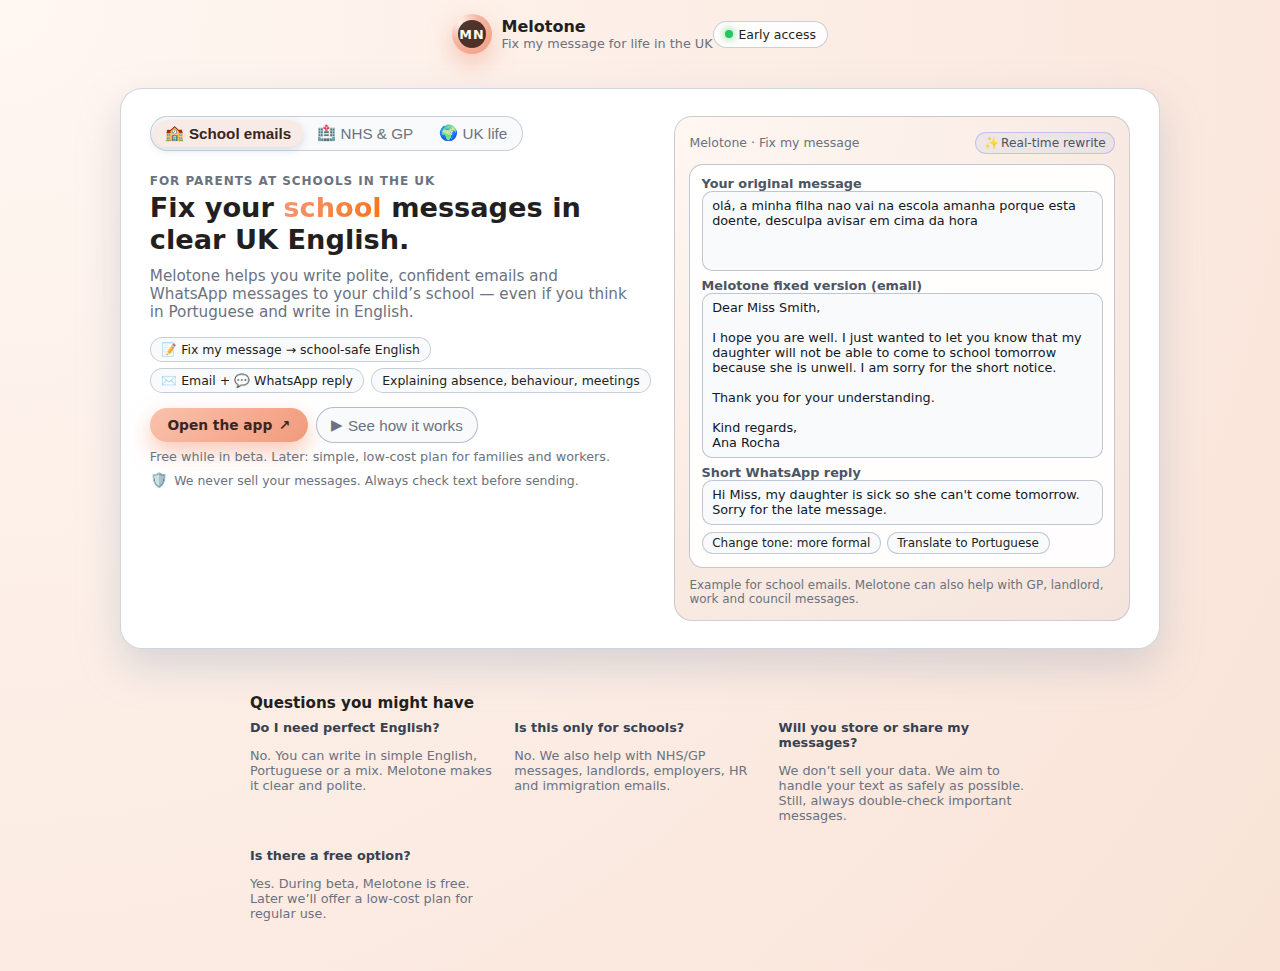
<file: landing.html>
<!DOCTYPE html>
<html lang="en">
<head>
  <meta charset="UTF-8" />
  <title>Melotone – Fix My Message</title>
  <meta name="viewport" content="width=device-width, initial-scale=1" />

  <style>
    :root {
      --bg-from: #fff7f2;
      --bg-to: #f9e3d7;
      --card-bg: #ffffff;
      --accent: #f29a7b;
      --accent-strong: #e67855;
      --accent-soft: rgba(242, 154, 123, 0.14);
      --text-main: #231f20;
      --text-muted: #6b7280;
      --border-soft: rgba(148, 163, 184, 0.45);
      --shadow-soft: 0 18px 40px rgba(148, 163, 184, 0.35);
      --purple: #6c63ff;
    }

    * {
      box-sizing: border-box;
    }

    body {
      margin: 0;
      font-family: system-ui, -apple-system, BlinkMacSystemFont, "Segoe UI", sans-serif;
      background: radial-gradient(circle at top left, var(--bg-from), var(--bg-to));
      color: var(--text-main);
      -webkit-font-smoothing: antialiased;
    }

    a {
      color: inherit;
      text-decoration: none;
    }

    .page {
      min-height: 100vh;
      display: flex;
      flex-direction: column;
    }

    /* Top bar */

    .nav {
      max-width: 1040px;
      margin: 0 auto;
      padding: 0.9rem 1.1rem;
      display: flex;
      align-items: center;
      justify-content: space-between;
    }

    .nav-left {
      display: flex;
      align-items: center;
      gap: 0.6rem;
    }

    .logo-badge {
      width: 40px;
      height: 40px;
      border-radius: 999px;
      background: radial-gradient(circle at 20% 20%, #fff3eb 0, #f5b7a6 40%, #f29a7b 100%);
      display: flex;
      align-items: center;
      justify-content: center;
      box-shadow: 0 10px 24px rgba(242, 154, 123, 0.5);
      flex-shrink: 0;
    }

    .logo-inner {
      width: 28px;
      height: 28px;
      border-radius: 999px;
      background: rgba(60, 35, 25, 0.9);
      display: flex;
      align-items: center;
      justify-content: center;
      color: #fff9f6;
      font-size: 0.8rem;
      font-weight: 700;
      letter-spacing: 0.08em;
      text-transform: uppercase;
    }

    .nav-title {
      font-size: 1rem;
      font-weight: 600;
    }

    .nav-sub {
      font-size: 0.8rem;
      color: var(--text-muted);
    }

    .nav-right {
      display: flex;
      align-items: center;
      gap: 0.4rem;
    }

    .nav-pill {
      font-size: 0.78rem;
      padding: 0.3rem 0.7rem;
      border-radius: 999px;
      background: rgba(255, 255, 255, 0.85);
      border: 1px solid rgba(148, 163, 184, 0.5);
      display: flex;
      align-items: center;
      gap: 0.35rem;
    }

    .nav-dot {
      width: 8px;
      height: 8px;
      border-radius: 999px;
      background: #22c55e;
      box-shadow: 0 0 8px rgba(34, 197, 94, 0.9);
    }

    /* Main card */

    .main {
      flex: 1;
      display: flex;
      align-items: center;
      justify-content: center;
      padding: 1.2rem 1.1rem 2rem;
    }

    .card {
      width: 100%;
      max-width: 1040px;
      background: var(--card-bg);
      border-radius: 22px;
      box-shadow: var(--shadow-soft);
      border: 1px solid var(--border-soft);
      padding: 1.7rem 1.8rem 1.7rem;
      display: grid;
      grid-template-columns: minmax(0, 1.1fr) minmax(0, 1fr);
      gap: 1.4rem;
    }

    @media (max-width: 820px) {
      .card {
        grid-template-columns: 1fr;
        padding: 1.4rem 1.2rem 1.5rem;
      }
    }

    /* Left side – copy */

    .hero-eyebrow {
      font-size: 0.75rem;
      text-transform: uppercase;
      letter-spacing: 0.08em;
      color: var(--text-muted);
      font-weight: 600;
      margin-bottom: 0.25rem;
    }

    .hero-title {
      font-size: 1.7rem;
      line-height: 1.2;
      margin: 0;
    }

    .hero-highlight {
      background: linear-gradient(120deg, #f29a7b, #f97316);
      -webkit-background-clip: text;
      color: transparent;
    }

    .hero-sub {
      margin: 0.6rem 0 1rem;
      font-size: 0.95rem;
      color: var(--text-muted);
      max-width: 480px;
    }

    .hero-badges {
      display: flex;
      flex-wrap: wrap;
      gap: 0.4rem;
      margin-bottom: 0.9rem;
    }

    .badge {
      display: inline-flex;
      align-items: center;
      gap: 0.3rem;
      font-size: 0.78rem;
      padding: 0.25rem 0.65rem;
      border-radius: 999px;
      border: 1px solid rgba(148, 163, 184, 0.5);
      background: rgba(248, 250, 252, 0.9);
    }

    .pricing-note {
      font-size: 0.8rem;
      color: var(--text-muted);
      margin-top: 0.4rem;
    }

    .cta-row {
      display: flex;
      flex-wrap: wrap;
      gap: 0.5rem;
      margin-top: 0.6rem;
      align-items: center;
    }

    .btn-primary {
      padding: 0.55rem 1.1rem;
      border-radius: 999px;
      border: none;
      font-size: 0.86rem;
      font-weight: 600;
      cursor: pointer;
      display: inline-flex;
      align-items: center;
      gap: 0.4rem;
      background: linear-gradient(135deg, #f9c2ad, #f29a7b);
      color: #3a2620;
      box-shadow: 0 10px 22px rgba(242, 154, 123, 0.55);
    }

    .btn-primary:hover {
      transform: translateY(-1px);
      box-shadow: 0 12px 26px rgba(242, 154, 123, 0.65);
    }

    .btn-secondary {
      border-radius: 999px;
      border: 1px solid rgba(148, 163, 184, 0.7);
      background: rgba(248, 250, 252, 0.9);
      padding: 0.48rem 0.9rem;
      font-size: 0.82rem;
      display: inline-flex;
      gap: 0.3rem;
      align-items: center;
      cursor: pointer;
      color: var(--text-muted);
    }

    .btn-secondary span {
      font-size: 0.95rem;
    }

    .trust-text {
      font-size: 0.78rem;
      color: var(--text-muted);
      margin-top: 0.5rem;
      display: flex;
      gap: 0.4rem;
      align-items: center;
    }

    .trust-shield {
      font-size: 0.9rem;
    }

    /* Variant tabs */

    .variant-tabs {
      display: inline-flex;
      padding: 0.15rem;
      border-radius: 999px;
      background: #f9fafb;
      border: 1px solid rgba(148, 163, 184, 0.5);
      margin-bottom: 0.7rem;
      gap: 0.1rem;
    }

    .variant-tab {
      border-radius: 999px;
      padding: 0.3rem 0.75rem;
      border: none;
      background: transparent;
      font-size: 0.8rem;
      cursor: pointer;
      color: var(--text-muted);
      display: inline-flex;
      align-items: center;
      gap: 0.3rem;
    }

    .variant-tab span {
      font-size: 0.95rem;
    }

    .variant-tab--active {
      background: #f8ebe5;
      color: #3a2620;
      font-weight: 600;
      box-shadow: 0 3px 8px rgba(148, 163, 184, 0.35);
    }

    /* Right side – mock UI */

    .mock {
      background: radial-gradient(circle at top left, #fff7f2, #f5e4db);
      border-radius: 18px;
      padding: 0.9rem;
      border: 1px solid rgba(148, 163, 184, 0.45);
      display: flex;
      flex-direction: column;
      gap: 0.6rem;
    }

    .mock-header {
      display: flex;
      justify-content: space-between;
      align-items: center;
      font-size: 0.78rem;
      color: var(--text-muted);
    }

    .mock-tag {
      padding: 0.25rem 0.7rem;
      border-radius: 999px;
      background: rgba(255, 255, 255, 0.9);
      border: 1px solid rgba(148, 163, 184, 0.5);
      display: inline-flex;
      align-items: center;
      gap: 0.3rem;
    }

    .mock-badge {
      display: inline-flex;
      align-items: center;
      gap: 0.15rem;
      font-size: 0.76rem;
      padding: 0.2rem 0.5rem;
      border-radius: 999px;
      background: rgba(37, 99, 235, 0.06);
      border: 1px solid rgba(129, 140, 248, 0.4);
      color: #4b5563;
    }

    .mock-body {
      background: rgba(255, 255, 255, 0.92);
      border-radius: 14px;
      padding: 0.7rem 0.7rem 0.8rem;
      border: 1px solid rgba(148, 163, 184, 0.6);
      display: flex;
      flex-direction: column;
      gap: 0.45rem;
      font-size: 0.82rem;
    }

    .mock-label {
      font-weight: 600;
      font-size: 0.8rem;
      color: #4b5563;
    }

    .mock-input,
    .mock-textarea {
      border-radius: 10px;
      border: 1px solid rgba(148, 163, 184, 0.6);
      padding: 0.4rem 0.6rem;
      font-size: 0.8rem;
      background: #f9fafb;
      color: #111827;
    }

    .mock-textarea {
      min-height: 80px;
      white-space: pre-wrap;
    }

    .mock-actions {
      display: flex;
      flex-wrap: wrap;
      gap: 0.35rem;
    }

    .mock-chip {
      padding: 0.2rem 0.6rem;
      border-radius: 999px;
      font-size: 0.75rem;
      background: rgba(248, 250, 252, 0.96);
      border: 1px solid rgba(148, 163, 184, 0.55);
    }

    .mock-footer {
      font-size: 0.75rem;
      color: var(--text-muted);
    }

    /* FAQ */

    .faq {
      max-width: 1040px;
      margin: 0 auto;
      padding: 0 1.1rem 2.3rem;
    }

    .faq-title {
      font-size: 0.95rem;
      font-weight: 600;
      margin-bottom: 0.5rem;
    }

    .faq-grid {
      display: grid;
      grid-template-columns: repeat(auto-fit, minmax(230px, 1fr));
      gap: 0.8rem;
      font-size: 0.8rem;
      color: var(--text-muted);
    }

    .faq-item strong {
      display: block;
      margin-bottom: 0.25rem;
      color: #374151;
    }

    @media (max-width: 720px) {
      .nav {
        padding-inline: 0.9rem;
      }
      .hero-title {
        font-size: 1.5rem;
      }
      .card {
        margin-top: 0.4rem;
      }
    }
  </style>
</head>

<body>
  <div class="page">

    <!-- Top nav -->
    <header class="nav">
      <div class="nav-left">
        <div class="logo-badge">
          <div class="logo-inner">MN</div>
        </div>
        <div>
          <div class="nav-title">Melotone</div>
          <div class="nav-sub">Fix my message for life in the UK</div>
        </div>
      </div>
      <div class="nav-right">
        <div class="nav-pill">
          <div class="nav-dot"></div>
          <span>Early access</span>
        </div>
      </div>
    </header>

    <!-- Main card -->
    <main class="main">
      <section class="card">

        <!-- LEFT: Text + variants -->
        <div>
          <div class="variant-tabs">
            <button class="variant-tab variant-tab--active" data-variant="school">
              <span>🏫</span> <span>School emails</span>
            </button>
            <button class="variant-tab" data-variant="nhs">
              <span>🏥</span> <span>NHS & GP</span>
            </button>
            <button class="variant-tab" data-variant="general">
              <span>🌍</span> <span>UK life</span>
            </button>
          </div>

          <p class="hero-eyebrow" id="eyebrowText">
            For Portuguese & other immigrants in the UK
          </p>

          <h1 class="hero-title">
            Fix your <span class="hero-highlight" id="heroHighlight">school</span> messages
            in clear UK English.
          </h1>

          <p class="hero-sub" id="heroSub">
            Melotone helps you write polite, confident emails and WhatsApp messages to your
            child’s school — even if you think in Portuguese and write in English.
          </p>

          <div class="hero-badges" id="heroBadges">
            <span class="badge">📝 Fix my message → good UK English</span>
            <span class="badge">✉️ Email + 💬 WhatsApp reply</span>
            <span class="badge">🇵🇹 🇷🇴 🇪🇸 🇵🇱 → 🇬🇧</span>
          </div>

          <div class="cta-row">
            <a href="http://localhost:3000" class="btn-primary">
              <span>Open the app</span> <span>↗</span>
            </a>
            <button type="button" class="btn-secondary" id="demoScrollBtn">
              <span>▶</span>
              <span>See how it works</span>
            </button>
          </div>

          <div class="pricing-note">
            Free while in beta. Later: simple, low-cost plan for families and workers.
          </div>

          <div class="trust-text">
            <span class="trust-shield">🛡️</span>
            <span>We never sell your messages. Always check text before sending.</span>
          </div>
        </div>

        <!-- RIGHT: Mock UI -->
        <aside class="mock" id="demoSection">
          <div class="mock-header">
            <span>Melotone · Fix my message</span>
            <span class="mock-badge">
              <span>✨</span><span>Real-time rewrite</span>
            </span>
          </div>

          <div class="mock-body">
            <div>
              <div class="mock-label">Your original message</div>
              <div class="mock-textarea" id="mockInput">
olá, a minha filha nao vai na escola amanha porque esta doente, desculpa avisar em cima da hora
              </div>
            </div>

            <div>
              <div class="mock-label">Melotone fixed version (email)</div>
              <div class="mock-textarea" id="mockEmail">
Dear Miss Smith,

I hope you are well. I just wanted to let you know that my daughter will not be able to come to school tomorrow because she is unwell. I am sorry for the short notice.

Thank you for your understanding.

Kind regards,
Ana Rocha
              </div>
            </div>

            <div>
              <div class="mock-label">Short WhatsApp reply</div>
              <div class="mock-input" id="mockShort">
Hi Miss, my daughter is sick so she can't come tomorrow. Sorry for the late message.
              </div>
            </div>

            <div class="mock-actions">
              <span class="mock-chip">Change tone: more formal</span>
              <span class="mock-chip">Translate to Portuguese</span>
            </div>
          </div>

          <div class="mock-footer" id="mockFooter">
            Example for school emails. Melotone can also help with GP, landlord, work and council messages.
          </div>
        </aside>
      </section>
    </main>

    <!-- FAQ / reassurance -->
    <section class="faq">
      <h2 class="faq-title">Questions you might have</h2>
      <div class="faq-grid">
        <div class="faq-item">
          <strong>Do I need perfect English?</strong>
          <p>No. You can write in simple English, Portuguese or a mix. Melotone makes it clear and polite.</p>
        </div>
        <div class="faq-item">
          <strong>Is this only for schools?</strong>
          <p>No. We also help with NHS/GP messages, landlords, employers, HR and immigration emails.</p>
        </div>
        <div class="faq-item">
          <strong>Will you store or share my messages?</strong>
          <p>We don’t sell your data. We aim to handle your text as safely as possible. Still, always double-check important messages.</p>
        </div>
        <div class="faq-item">
          <strong>Is there a free option?</strong>
          <p>Yes. During beta, Melotone is free. Later we’ll offer a low-cost plan for regular use.</p>
        </div>
      </div>
    </section>
  </div>

  <script>
    // Variant content data
    const variants = {
      school: {
        eyebrow: "For parents at schools in the UK",
        highlight: "school",
        sub: "Melotone helps you write polite, confident emails and WhatsApp messages to your child’s school — even if you think in Portuguese and write in English.",
        badges: [
          "📝 Fix my message → school-safe English",
          "✉️ Email + 💬 WhatsApp reply",
          "Explaining absence, behaviour, meetings"
        ],
        mockInput:
"olá, a minha filha nao vai na escola amanha porque esta doente, desculpa avisar em cima da hora",
        mockEmail:
"Dear Miss Smith,\n\nI hope you are well. I just wanted to let you know that my daughter will not be able to come to school tomorrow because she is unwell. I am sorry for the short notice.\n\nThank you for your understanding.\n\nKind regards,\nAna Rocha",
        mockShort:
"Hi Miss, my daughter is sick so she can't come tomorrow. Sorry for the late message.",
        mockFooter: "Example for school emails. Melotone can also help with GP, landlord, work and council messages."
      },
      nhs: {
        eyebrow: "For NHS & GP communication",
        highlight: "NHS & GP",
        sub: "Explain symptoms, request appointments and reply to letters in clear, respectful English. Melotone helps you sound calm and polite, not rude or aggressive.",
        badges: [
          "🏥 GP, hospital & clinic messages",
          "📝 Explain symptoms clearly",
          "🇵🇹 🇷🇴 🇪🇸 🇵🇱 → polite medical English"
        ],
        mockInput:
"hello, i need talk with doctor because my chest hurt many days, but i dont know if is urgente or normal. can i get appointment please?",
        mockEmail:
"Dear Practice Team,\n\nI hope you are well. I would like to request an appointment with a doctor. I have been having chest discomfort for several days and I am not sure if it is something urgent.\n\nCould you please let me know if I should be seen soon, or if there is any advice you can offer in the meantime?\n\nThank you very much for your help.\n\nKind regards,\nAna Rocha",
        mockShort:
"Hello, I’ve had chest discomfort for a few days and I’m not sure if it’s urgent. Could I please get an appointment?",
        mockFooter: "Example for NHS/GP. Melotone is not a doctor and does not give medical advice – it only helps with wording."
      },
      general: {
        eyebrow: "For life, work and housing in the UK",
        highlight: "everyday UK",
        sub: "From landlords to HR, from school to council — Melotone turns your ideas into clear, respectful UK-style messages.",
        badges: [
          "🏠 Landlord / repairs / deposits",
          "💼 Work, HR, job applications",
          "🏛️ Council & immigration emails"
        ],
        mockInput:
"hi, the heating in my flat no working again and is very cold, i already speak before but nothing change, can you please fix fast?",
        mockEmail:
"Dear [Landlord / Lettings Team],\n\nI hope you are well. I am writing because the heating in my flat is not working again and the property is very cold.\n\nI mentioned this issue previously but it has not been fully resolved. Could you please arrange for someone to come and fix it as soon as possible?\n\nThank you in advance for your help.\n\nKind regards,\nAna Rocha",
        mockShort:
"Hi, the heating isn’t working again and it’s very cold. Could you please arrange someone to fix it as soon as possible?",
        mockFooter: "Example for landlord messages. Melotone can also help with employers, HR and council communication."
      }
    };

    const tabButtons = document.querySelectorAll(".variant-tab");
    const eyebrowText = document.getElementById("eyebrowText");
    const heroHighlight = document.getElementById("heroHighlight");
    const heroSub = document.getElementById("heroSub");
    const heroBadges = document.getElementById("heroBadges");
    const mockInput = document.getElementById("mockInput");
    const mockEmail = document.getElementById("mockEmail");
    const mockShort = document.getElementById("mockShort");
    const mockFooter = document.getElementById("mockFooter");
    const demoScrollBtn = document.getElementById("demoScrollBtn");
    const demoSection = document.getElementById("demoSection");

    function setVariant(key) {
      const v = variants[key];
      if (!v) return;

      // Tabs
      tabButtons.forEach((btn) => {
        const isActive = btn.dataset.variant === key;
        btn.classList.toggle("variant-tab--active", isActive);
      });

      // Texts
      eyebrowText.textContent = v.eyebrow;
      heroHighlight.textContent = v.highlight;
      heroSub.textContent = v.sub;

      // Badges
      heroBadges.innerHTML = "";
      v.badges.forEach((b) => {
        const span = document.createElement("span");
        span.className = "badge";
        span.textContent = b;
        heroBadges.appendChild(span);
      });

      // Mock content
      mockInput.textContent = v.mockInput;
      mockEmail.textContent = v.mockEmail;
      mockShort.textContent = v.mockShort;
      mockFooter.textContent = v.mockFooter;
    }

    tabButtons.forEach((btn) => {
      btn.addEventListener("click", () => {
        const key = btn.dataset.variant;
        setVariant(key);
      });
    });

    if (demoScrollBtn && demoSection) {
      demoScrollBtn.addEventListener("click", () => {
        demoSection.scrollIntoView({ behavior: "smooth", block: "center" });
      });
    }

    // Default variant
    setVariant("school");
  </script>
</body>
</html>
</file>
